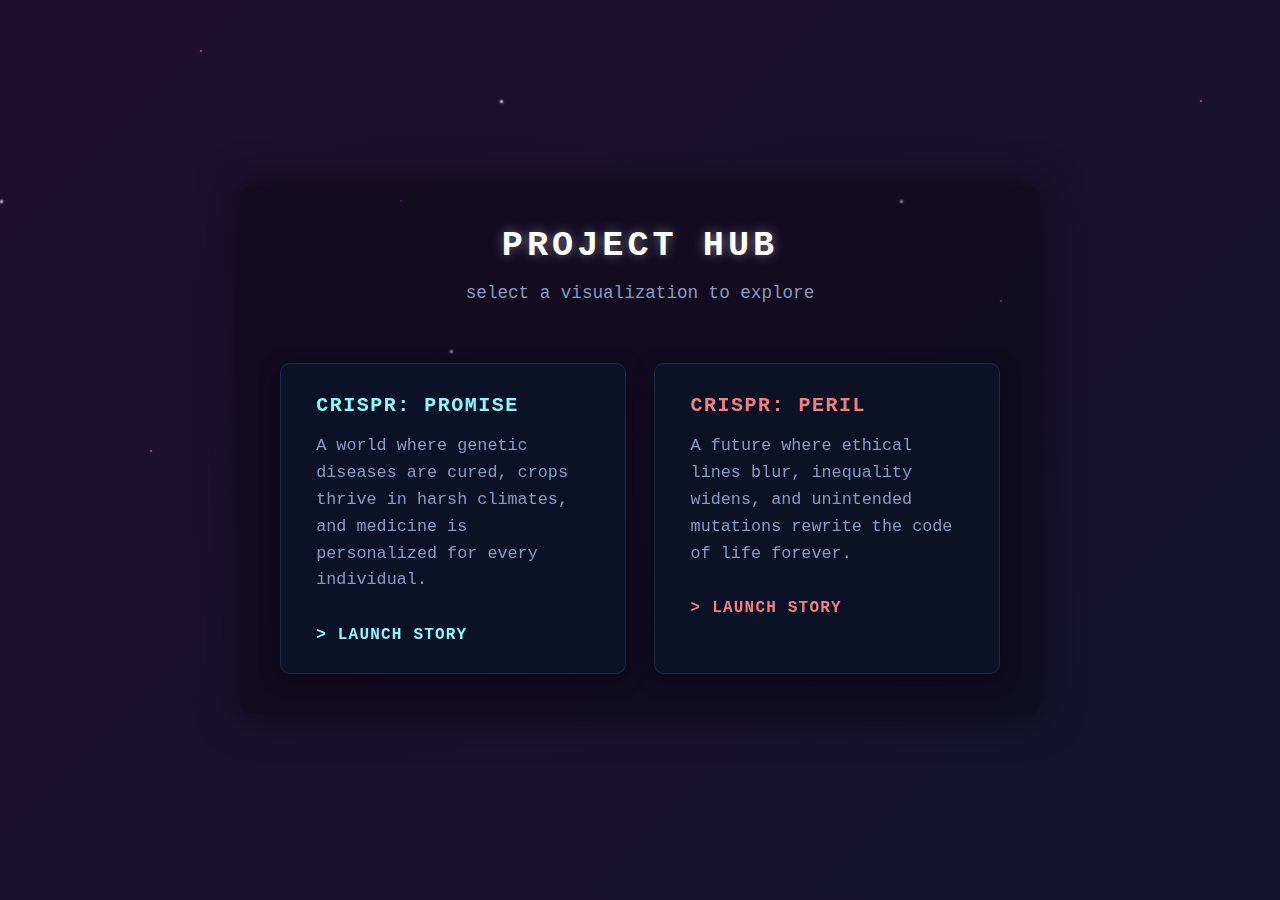
<file: index.html>
<!DOCTYPE html>
<html lang="en">

<head>
    <meta charset="UTF-8">
    <meta name="viewport" content="width=device-width, initial-scale=1.0">
    <title>project hub</title>
    <link rel="stylesheet" href="css/main.css">
</head>

<body>

    <div class="stars-layer-1"></div>
    <div class="stars-layer-2"></div>

    <div class="container">
        <h1>PROJECT HUB</h1>
        <p>select a visualization to explore</p>

        <div class="button-grid">

            <a href="pages/pro.html" class="widget-button blue">
                <h3>CRISPR: PROMISE</h3>
                <p>A world where genetic diseases are cured, crops thrive in harsh climates, and medicine is
                    personalized for every individual.</p>
                <span>&gt; LAUNCH STORY</span>
            </a>

            <a href="pages/anti.html" class="widget-button red">
                <h3>CRISPR: PERIL</h3>
                <p>A future where ethical lines blur, inequality widens, and unintended mutations rewrite the code of
                    life forever.</p>
                <span>&gt; LAUNCH STORY</span>
            </a>

        </div>
    </div>

</body>

</html>
</file>
<file: css/main.css>
/* basic reset */
* {
    margin: 0;
    padding: 0;
    box-sizing: border-box;
}

body {
    font-family: "Courier New", Courier, monospace;
    color: #e0e0e0;
    display: flex;
    justify-content: center;
    align-items: center;
    min-height: 100vh;
    text-align: center;
    overflow: hidden; 
    position: relative; 

    background: linear-gradient(315deg, #1d0f33, #0a192f, #1f0f30);
    background-size: 400% 400%;
    animation: gradient-animation 20s ease infinite;
}

@keyframes gradient-animation {
    0% { background-position: 0% 50%; }
    50% { background-position: 100% 50%; }
    100% { background-position: 0% 50%; }
}

/* layer 1: large glowing stars */
.stars-layer-1 {
    width: 3px;
    height: 3px;
    background: transparent;
    position: absolute;
    top: -500px; 
    left: -500px;
    border-radius: 50%;
    z-index: -1;
    animation: twinkle 4s infinite ease-in-out;
    
    box-shadow: 
        200px 100px 2px #fff, 
        400px 300px 2px #89f7fe,
        -150px 500px 2px #e0ffff, 
        800px 200px 2px #fff, 
        -300px 800px 4px #89f7fe,
        1000px 600px 2px #fff,
        -500px 100px 2px #e0ffff,
        100px 250px 2px #89f7fe,
        500px 700px 2px #fff,
        -200px 100px 2px #e0ffff,
        700px 450px 2px #fff,
        -400px 600px 2px #89f7fe,
        300px 900px 2px #fff,
        -100px 200px 2px #e0ffff,
        600px 50px 2px #fff,
        -250px 750px 2px #89f7fe,
        900px 350px 2px #fff,
        -50px 400px 2px #e0ffff,
        450px 800px 2px #fff,
        -350px 50px 2px #89f7fe,
        750px 250px 2px #fff,
        -200px 950px 2px #e0ffff,
        50px 650px 2px #fff,
        -450px 300px 2px #89f7fe,
        950px 850px 2px #fff,
        -150px 700px 2px #e0ffff,
        1200px 400px 2px #fff,
        -600px 200px 2px #89f7fe,
        1400px 700px 2px #fff,
        -800px 900px 2px #e0ffff,
        1600px 100px 2px #fff,
        -1000px 300px 2px #89f7fe,
        1800px 500px 2px #fff,
        -1200px 700px 2px #e0ffff,
        2000px 900px 2px #fff,
        -1400px 100px 2px #89f7fe,
        2200px 300px 2px #fff,
        -1600px 500px 2px #e0ffff,
        2400px 700px 2px #fff,
        -1800px 900px 2px #89f7fe,
        2600px 100px 2px #fff,
        -2000px 300px 2px #e0ffff,
        2800px 500px 2px #fff,
        -2200px 700px 2px #89f7fe,
        3000px 900px 2px #fff;
}

/* layer 2: small faint stars */
.stars-layer-2 {
    width: 2px; 
    height: 2px;
    background: transparent;
    position: absolute;
    top: -500px;
    left: -500px;
    border-radius: 50%;
    z-index: -2;
    animation: twinkle 5s infinite ease-in-out reverse;
    opacity: 0.8;

    box-shadow: 
        250px 50px 1px #f07f81, 
        50px 400px 1px #da00ff, 
        -400px 200px 1px #f07f81, 
        900px 700px 1px #da00ff, 
        -100px 300px 1px #f07f81,
        700px 150px 1px #da00ff, 
        -600px 900px 1px #f07f81,
        150px 600px 1px #da00ff,
        800px 200px 1px #f07f81,
        -250px 800px 1px #da00ff,
        400px 50px 1px #f07f81,
        -500px 350px 1px #da00ff,
        650px 950px 1px #f07f81,
        -50px 100px 1px #da00ff,
        200px 750px 1px #f07f81,
        -300px 450px 1px #da00ff,
        700px 550px 1px #f07f81,
        -150px 900px 1px #da00ff,
        350px 250px 1px #f07f81,
        -450px 700px 1px #da00ff,
        850px 100px 1px #f07f81,
        -200px 600px 1px #da00ff,
        1300px 50px 1px #f07f81,
        -700px 400px 1px #da00ff,
        1500px 800px 1px #f07f81,
        -900px 200px 1px #da00ff,
        1700px 600px 1px #f07f81,
        -1100px 900px 1px #da00ff,
        1900px 100px 1px #f07f81,
        -1300px 300px 1px #da00ff,
        2100px 500px 1px #f07f81,
        -1500px 700px 1px #da00ff,
        2300px 900px 1px #f07f81,
        -1700px 100px 1px #da00ff,
        2500px 300px 1px #f07f81,
        -1900px 500px 1px #da00ff,
        2700px 700px 1px #f07f81,
        -2100px 900px 1px #da00ff,
        2900px 100px 1px #f07f81,
        -2300px 300px 1px #da00ff,
        3100px 500px 1px #f07f81;
}

@keyframes twinkle {
    0%, 100% { opacity: 0.4; transform: scale(1); }
    50% { opacity: 1; transform: scale(1.2); }
}

/* layout */
.container {
    max-width: 800px;
    padding: 2.5rem; 
    z-index: 10; 
    position: relative; 
    background: rgba(0, 0, 0, 0.3); 
    border-radius: 12px; 
    box-shadow: 0 0 40px rgba(0,0,0,0.6); 
}

h1 {
    font-size: 2.2rem; 
    color: #fff;
    letter-spacing: 4px; 
    margin-bottom: 0.8rem;
    text-shadow: 0 0 12px rgba(255,255,255,0.4); 
}

p {
    font-size: 1.1rem; 
    color: #889ac0;
    margin-bottom: 3.5rem; 
    line-height: 1.6;
}

.button-grid {
    display: grid;
    grid-template-columns: 1fr 1fr;
    gap: 1.8rem; 
}

/* buttons */
.widget-button {
    background: rgba(10, 20, 40, 0.75); 
    backdrop-filter: blur(7px); 
    border: 1px solid #1a2a4c;
    border-radius: 10px; 
    padding: 1.8rem 2.2rem; 
    text-align: left;
    text-decoration: none;
    color: #e0e0e0;
    transition: all 0.3s ease;
    box-shadow: 0 5px 20px rgba(0,0,0,0.4); 
    position: relative;
    overflow: hidden; 
}

.widget-button:hover {
    transform: translateY(-8px); 
    border-color: #fff;
    box-shadow: 0 8px 30px rgba(0,0,0,0.6); 
}

.widget-button h3 {
    font-size: 1.25rem; 
    letter-spacing: 1.5px;
    margin-bottom: 0.9rem;
    line-height: 1.3;
}

.widget-button p {
    font-size: 1.05rem; 
    color: #889ac0;
    margin-bottom: 2rem; 
    line-height: 1.6;
}

.widget-button span {
    font-weight: bold;
    font-size: 1rem; 
    letter-spacing: 1.2px;
    position: relative; 
    display: inline-block; 
}

/* themes */
.widget-button.blue h3, .widget-button.blue span { color: #89f7fe; }
.widget-button.blue:hover {
    border-color: #89f7fe;
    box-shadow: 0 0 25px rgba(137, 247, 254, 0.5); 
}

.widget-button.red h3, .widget-button.red span { color: #f07f81; }
.widget-button.red:hover {
    border-color: #f07f81;
    box-shadow: 0 0 25px rgba(240, 127, 129, 0.5); 
}
</file>
